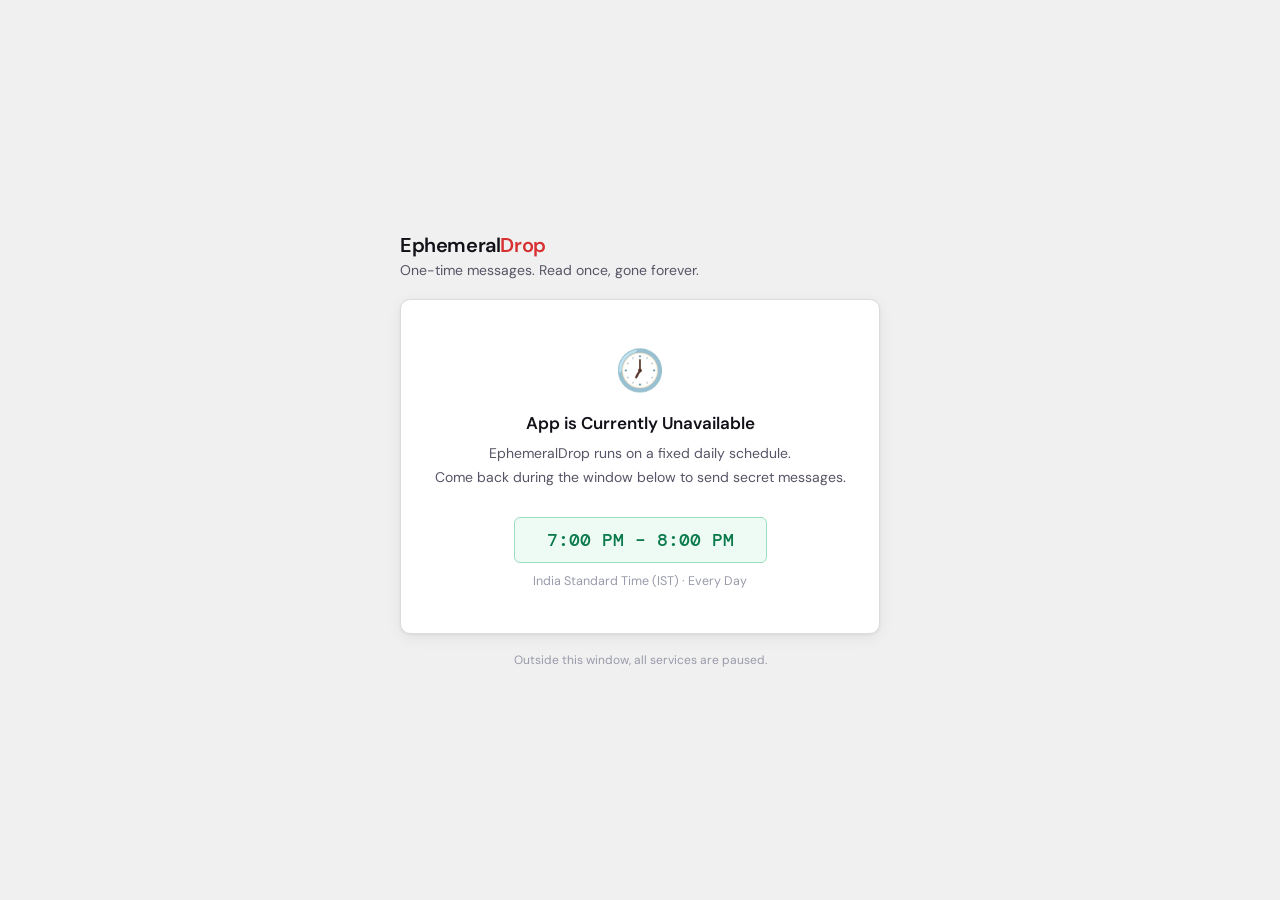
<file: offline.html>
<!DOCTYPE html>
<html lang="en">
<head>
  <meta charset="UTF-8" />
  <meta name="viewport" content="width=device-width, initial-scale=1.0" />
  <title>EphemeralDrop — Unavailable</title>
  <link href="https://fonts.googleapis.com/css2?family=DM+Sans:wght@400;500;600&family=DM+Mono:wght@500&display=swap" rel="stylesheet"/>
  <style>
    *, *::before, *::after { box-sizing: border-box; margin: 0; padding: 0; }

    body {
      background: #f0f0f0;
      font-family: 'DM Sans', sans-serif;
      min-height: 100vh;
      display: flex;
      flex-direction: column;
      align-items: center;
      justify-content: center;
      padding: 40px 20px;
    }

    .wrapper { width: 100%; max-width: 480px; }

    .logo { font-size: 20px; font-weight: 600; color: #111118; letter-spacing: -0.4px; margin-bottom: 3px; }
    .logo span { color: #d63031; }
    .tagline { font-size: 14px; color: #555566; margin-bottom: 20px; }

    .card {
      background: #ffffff;
      border: 1px solid #dcdce0;
      border-radius: 10px;
      padding: 44px 28px;
      box-shadow: 0 1px 3px rgba(0,0,0,0.06), 0 4px 16px rgba(0,0,0,0.06);
      text-align: center;
    }

    .icon { font-size: 40px; display: block; margin-bottom: 16px; }

    .title { font-size: 17px; font-weight: 600; color: #111118; margin-bottom: 8px; }

    .desc { font-size: 14px; color: #555566; margin-bottom: 28px; line-height: 1.7; }

    .time-badge {
      display: inline-block;
      background: #edfbf4;
      border: 1.5px solid #9ddec0;
      border-radius: 6px;
      padding: 10px 32px;
      font-family: 'DM Mono', monospace;
      font-size: 18px;
      font-weight: 500;
      color: #0a7a4a;
      margin-bottom: 10px;
    }

    .timezone { font-size: 12.5px; color: #999aaa; }

    .footer { margin-top: 18px; font-size: 12px; color: #999aaa; text-align: center; }
  </style>
</head>
<body>

  <div class="wrapper">

    <div class="logo">Ephemeral<span>Drop</span></div>
    <div class="tagline">One-time messages. Read once, gone forever.</div>

    <div class="card">
      <span class="icon">🕖</span>
      <div class="title">App is Currently Unavailable</div>
      <div class="desc">
        EphemeralDrop runs on a fixed daily schedule.<br/>
        Come back during the window below to send secret messages.
      </div>
      <div class="time-badge">7:00 PM – 8:00 PM</div><br/>
      <div class="timezone">India Standard Time (IST) &middot; Every Day</div>
    </div>

    <div class="footer">Outside this window, all services are paused.</div>

  </div>

</body>
</html>
</file>
